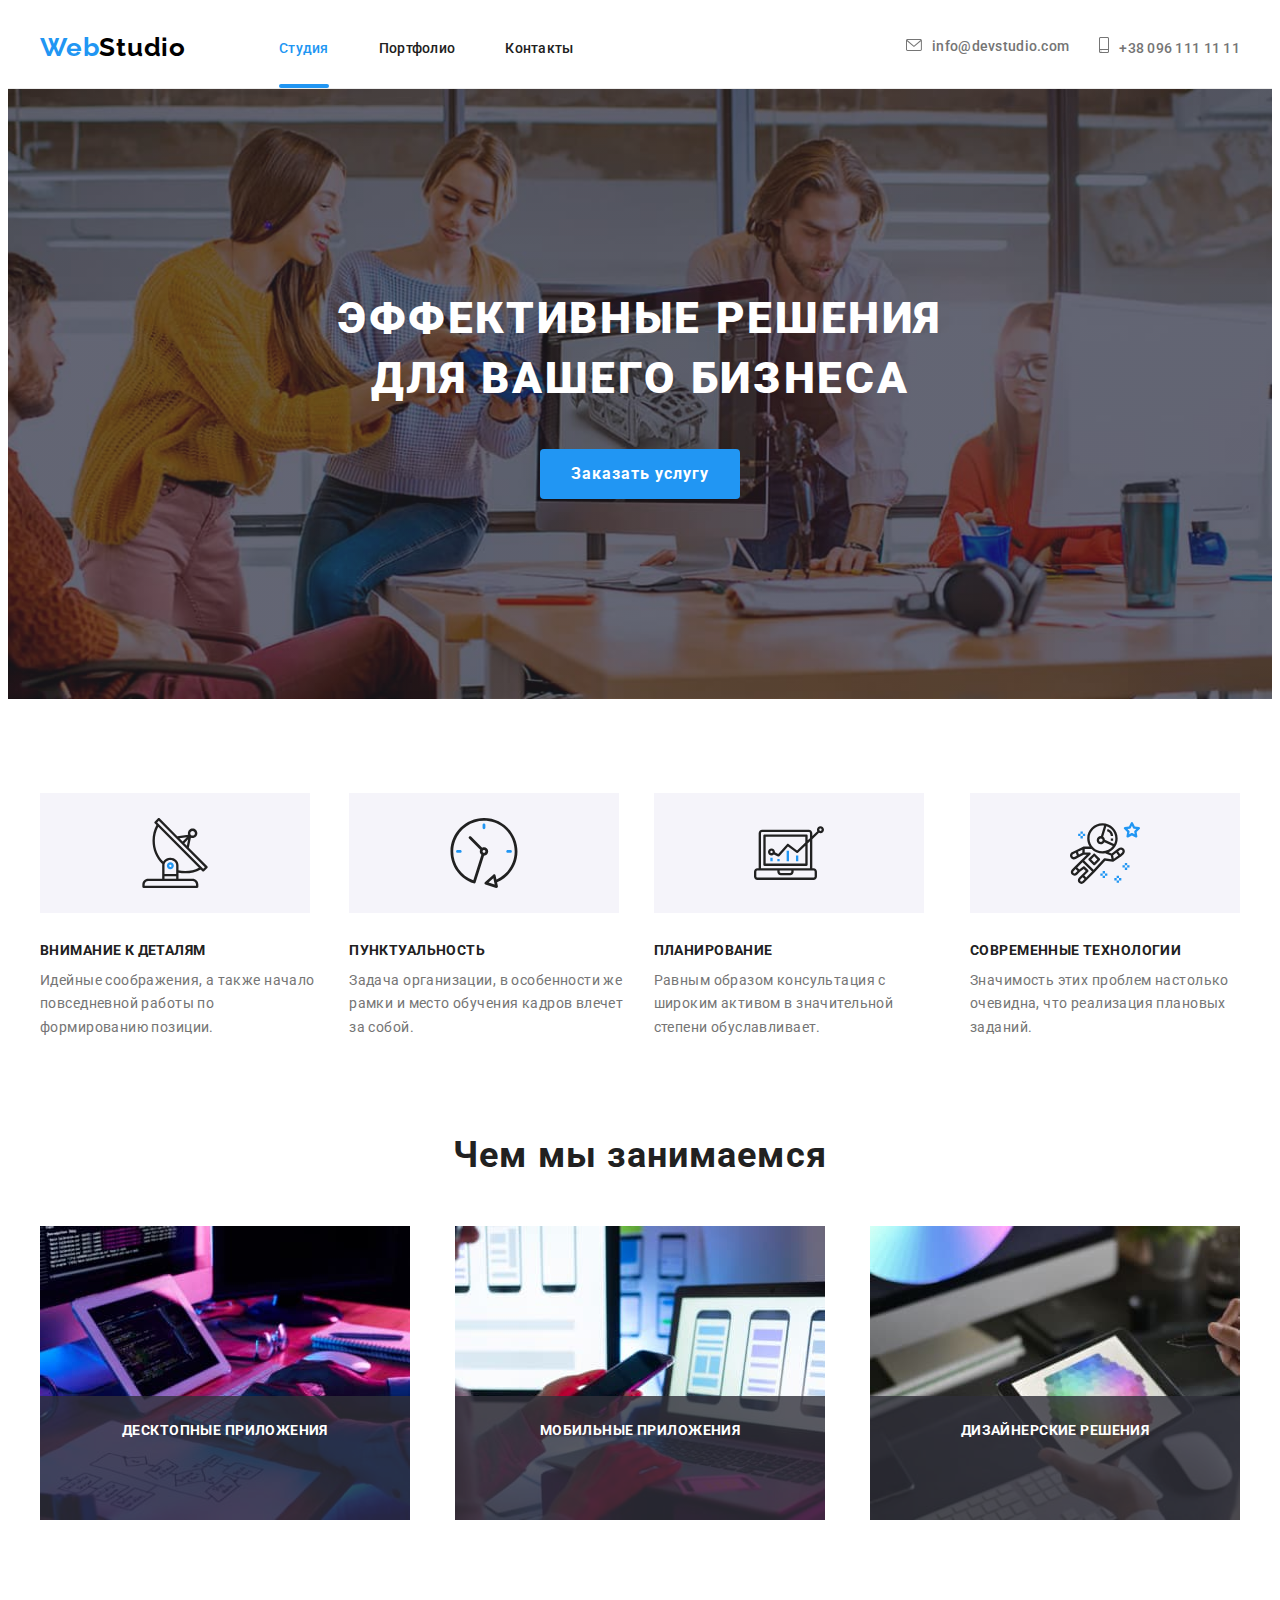
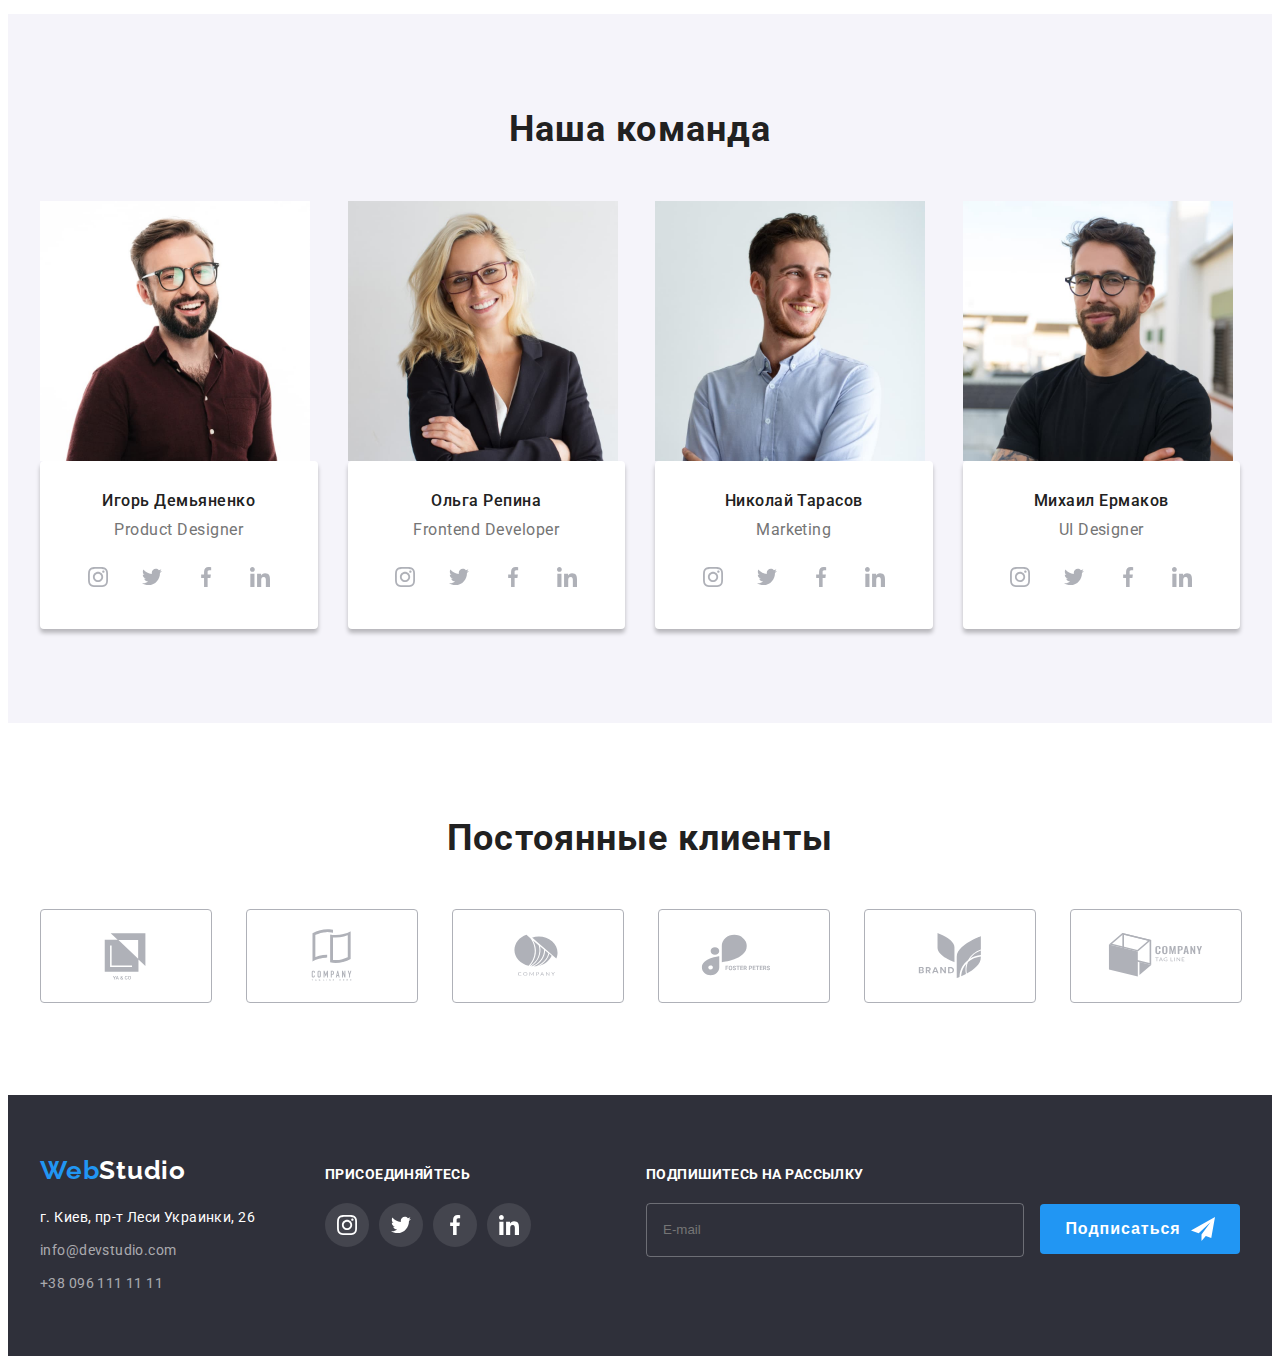
<file: index.html>
<!DOCTYPE html>
<html lang="ru">
<head>
    <meta charset="UTF-8">
    <meta http-equiv="X-UA-Compatible" content="IE=edge">
    <meta name="viewport" content="width=device-width, initial-scale=1.0">
    <title>Студія</title>
    <link href="https://fonts.googleapis.com/css2?family=Raleway:wght@700&family=Roboto:wght@400;500;700;900&display=swap"
        rel="stylesheet">
    <link rel="stylesheet" href="https://cdnjs.cloudflare.com/ajax/libs/modern-normalize/1.1.0/modern-normalize.min.css" integrity="sha512-wpPYUAdjBVSE4KJnH1VR1HeZfpl1ub8YT/NKx4PuQ5NmX2tKuGu6U/JRp5y+Y8XG2tV+wKQpNHVUX03MfMFn9Q==" crossorigin="anonymous" referrerpolicy="no-referrer" />
    <link rel="stylesheet" href="./css/main.min.css">
</head>
<body>
    <!--Навігація-->
    <header class="header">
        <div class="container">
        <nav class="nav">
            <a href="./index.html" class="logo header__logo">Web<span class="logo--dark">Studio</span></a>
            <ul class="nav__list">
                <li class="nav__item"><a href="./index.html" class="nav__link curent">Студия</a></li>
                <li class="nav__item"><a href="./portfolio.html" class="nav__link">Портфолио</a></li>
                <li class="nav__item"><a href="" class="nav__link">Контакты</a></li>
            </ul>
        </nav>
        <ul class="contacts">
            <li class="contacts__item">
                <a href="mailto:info@devstudio.com" class="contacts__link">
                    <svg class="contacts__icon" width="16" height="12">
                <use href="./img/icons.svg#envelope"></use>
            </svg>info@devstudio.com</a></li>
            <li class="contacts__item"><a href="tel:+380961111111" class="contacts__link"><svg class="contacts__icon" width="10" height="16">
                <use href="./img/icons.svg#smartphone"></use>
            </svg>+38 096 111 11 11</a></li>
        </ul>
        </div>
    </header>
    <main>
        
        <!--Секція Герой-->
        <section class="hero">
            <div class="container">
            <h1 class="hero__title">Эффективные решения <br />для вашего бизнеса</h1>
            <button type="button" class="hero-btn" data-modal-open>Заказать услугу</button>
            </div>
        </section>
       
        <!--Секція Переваги-->
        <section class="benefits">
            <div class="container">
            <h2 class="visually-hidden">Преимущества</h2>
            <ul class="benefits__list">
                <li class="benefits__item">
                    <a href="" class="benefits__link">
                        <svg class="benefits__icon" width="70" height="70">
                        <use href="./img/icons.svg#antenna"></use>
                    </svg></a>
                    <h3 class="benefit__title">Внимание к деталям</h3>
                    <p class="benefit__text">Идейные соображения, а также начало повседневной работы по формированию позиции.</p>
                </li>
                <li class="benefits__item">
                    <a href="" class="benefits__link">
                        <svg class="benefits__icon" width="70" height="70">
                        <use href="./img/icons.svg#clock"></use>
                    </svg></a>
                    <h3 class="benefit__title">Пунктуальность</h3>
                    <p class="benefit__text">Задача организации, в особенности же рамки и место обучения кадров влечет за собой.</p>
                </li>
                <li class="benefits__item">
                    <a href="" class="benefits__link">
                        <svg class="benefits__icon" width="70" height="70">
                        <use href="./img/icons.svg#diagram"></use>
                    </svg></a>
                    <h3 class="benefit__title">Планирование</h3>
                    <p class="benefit__text">Равным образом консультация с широким активом в значительной степени обуславливает.</p>
                </li>
                <li class="benefits__item">
                    <a href="" class="benefits__link">
                        <svg class="benefits__icon" width="70" height="70">
                        <use href="./img/icons.svg#astronaut"></use>
                    </svg></a>
                    <h3 class="benefit__title">Современные технологии</h3>
                    <p class="benefit__text">Значимость этих проблем настолько очевидна, что реализация плановых заданий.</p>
                </li>
            </ul>
            </div>
        </section>
        
        <!--Секція Про нас-->
        <section class="about">
            <div class="container">
            <h2 class="about__title">Чем мы занимаемся</h2>
            <ul class="about__list">
                <li class="about__item"><img src="./img/img-s3-p1.jpg" alt="Верстка сайта" width="370">
                <h3 class="about__text">
                    Десктопные приложения
                </h3></li>
                <li class="about__item"><img src="./img/img-s3-p2.jpg" alt="Интерфейс на мобильном телефоне" width="370">
                <h3 class="about__text">
                    Мобильные приложения
                </h3></li>
                <li class="about__item"><img src="./img/img-s3-p3.jpg" alt="Работа на планшете" width="370">
                <h3 class="about__text">
                    Дизайнерские решения
                </h3></li>
            </ul>
            </div>
        </section>
        
        <!--Секція Команда-->
        <section class="team">
            <div class="container">
            <h2 class="team__title">Наша команда</h2>
            <ul class="team__cards cards">
                <li class="cards__item">
                    <img src="./img/img-s4-p1-team.jpg" alt="Мужчина" width="270">
                    <div class="cards__wrap">
                    <h3 class="cards__title">Игорь Демьяненко</h3>
                    <p class="cards__text">Product Designer</p>
                    <ul class="soc">
                        <li class="soc__item">
                            <a href="" class="soc__link">
                                <svg class="soc__icon" width="20" height="20">
                                    <use href="./img/icons.svg#instagram"></use>
                                </svg>
                            </a></li>
                        <li class="soc__item">
                            <a href="" class="soc__link">
                                <svg class="soc__icon" width="20" height="20">
                                <use href="./img/icons.svg#twitter"></use>
                            </svg></a></li>
                        <li class="soc__item">
                            <a href="" class="soc__link">
                                <svg class="soc__icon" width="20" height="20">
                                <use href="./img/icons.svg#facebook"></use>
                            </svg></a></li>
                        <li class="soc__item">
                            <a href="" class="soc__link"><svg class="soc__icon" width="20" height="20">
                                <use href="./img/icons.svg#linkedin"></use>
                            </svg></a></li>
                    </ul>
                    </div>                   
                </li>
                <li class="cards__item">
                    <img src="./img/img-s4-p2-team.jpg" alt="Девушка" width="270">
                    <div class="cards__wrap">
                    <h3 class="cards__title">Ольга Репина</h3>
                    <p class="cards__text">Frontend Developer</p>
                    <ul class="soc">
                        <li class="soc__item">
                            <a href="" class="soc__link">
                                <svg class="soc__icon" width="20" height="20">
                                    <use href="./img/icons.svg#instagram"></use>
                                </svg>
                            </a></li>
                        <li class="soc__item">
                            <a href="" class="soc__link">
                                <svg class="soc__icon" width="20" height="20">
                                <use href="./img/icons.svg#twitter"></use>
                            </svg></a></li>
                        <li class="soc__item">
                            <a href="" class="soc__link">
                                <svg class="soc__icon" width="20" height="20">
                                <use href="./img/icons.svg#facebook"></use>
                            </svg></a></li>
                        <li class="soc__item">
                            <a href="" class="soc__link"><svg class="soc__icon" width="20" height="20">
                                <use href="./img/icons.svg#linkedin"></use>
                            </svg></a></li>
                    </ul>                    
                    </div>
                </li>
                <li class="cards__item">
                    <img src="./img/img-s4-p3-team.jpg" alt="Мужчина" width="270">
                    <div class="cards__wrap">
                    <h3 class="cards__title">Николай Тарасов</h3>
                    <p class="cards__text">Marketing</p>
                    <ul class="soc">
                        <li class="soc__item">
                            <a href="" class="soc__link">
                                <svg class="soc__icon" width="20" height="20">
                                    <use href="./img/icons.svg#instagram"></use>
                                </svg>
                            </a></li>
                        <li class="soc__item">
                            <a href="" class="soc__link">
                                <svg class="soc__icon" width="20" height="20">
                                <use href="./img/icons.svg#twitter"></use>
                            </svg></a></li>
                        <li class="soc__item">
                            <a href="" class="soc__link">
                                <svg class="soc__icon" width="20" height="20">
                                <use href="./img/icons.svg#facebook"></use>
                            </svg></a></li>
                        <li class="soc__item">
                            <a href="" class="soc__link"><svg class="soc__icon" width="20" height="20">
                                <use href="./img/icons.svg#linkedin"></use>
                            </svg></a></li>
                    </ul>                    
                    </div>
                </li>
                <li class="cards__item">
                    <img src="./img/img-s4-p4-team.jpg" alt="Мужчина" width="270">
                    <div class="cards__wrap">
                    <h3 class="cards__title">Михаил Ермаков</h3>
                    <p class="cards__text">UI Designer</p>
                    <ul class="soc">
                        <li class="soc__item">
                            <a href="" class="soc__link">
                                <svg class="soc__icon" width="20" height="20">
                                    <use href="./img/icons.svg#instagram"></use>
                                </svg>
                            </a></li>
                        <li class="soc__item">
                            <a href="" class="soc__link">
                                <svg class="soc__icon" width="20" height="20">
                                <use href="./img/icons.svg#twitter"></use>
                            </svg></a></li>
                        <li class="soc__item">
                            <a href="" class="soc__link">
                                <svg class="soc__icon" width="20" height="20">
                                <use href="./img/icons.svg#facebook"></use>
                            </svg></a></li>
                        <li class="soc__item">
                            <a href="" class="soc__link"><svg class="soc__icon" width="20" height="20">
                                <use href="./img/icons.svg#linkedin"></use>
                            </svg></a></li>
                    </ul>                    
                    </div>
                </li>
            </ul>
            </div>
        </section>
        
        <!--Постійні клієнти-->

        <section class="clients">
            <div class="container">
            <h2 class="clients__title">Постоянные клиенты</h2>
            <ul class="customers">
                <li class="customers__item">
                    <a href="" class="customers__link">
                        <svg class="customers__icon" width="106" height="60">
                            <use href="./img/icons.svg#logo1"></use>
                        </svg>
                    </a>
                </li>
                <li class="customers__item">
                    <a href="" class="customers__link">
                        <svg class="customers__icon" width="106" height="60">
                            <use href="./img/icons.svg#logo2"></use>
                        </svg>
                    </a>
                </li>
                <li class="customers__item">
                    <a href="" class="customers__link">
                        <svg class="customers__icon" width="106" height="60">
                            <use href="./img/icons.svg#logo3"></use>
                        </svg>
                    </a>
                </li>
                <li class="customers__item">
                    <a href="" class="customers__link">
                        <svg class="customers__icon" width="106" height="60">
                            <use href="./img/icons.svg#logo4"></use>
                        </svg>
                    </a>
                </li>
                <li class="customers__item">
                    <a href="" class="customers__link">
                        <svg class="customers__icon" width="106" height="60">
                            <use href="./img/icons.svg#logo5"></use>
                        </svg>
                    </a>
                </li>
                <li class="customers__item">
                    <a href="" class="customers__link">
                        <svg class="customers__icon" width="106" height="60">
                            <use href="./img/icons.svg#logo6"></use>
                        </svg>
                    </a>
                </li>
            </ul></div>
        </section>

    </main>
    
    <!--Футер-->
    <footer class="footer">
        <div class="container">
        <section class="footer-address">
            <h2 class="visually-hidden">Адрес</h2>
        <a href="./index.html" class="logo">Web<span class="logo--light">Studio</span></a>
        <address class="address">
            <ul class="address__list">
                <li class="address__item postal"><a href="https://goo.gl/maps/8ZpBzjyv7Pv73uMt7" class="footer__link postal">г. Киев, пр-т Леси Украинки, 26</a></li>
                <li class="address__item"><a href="mailto:info@devstudio.com" class="footer__link">info@devstudio.com</a></li>
                <li class="address__item"><a href="tel:+380961111111" class="footer__link">+38 096 111 11 11</a></li>
            </ul>
        </address>    
        </section>        
        <section class="join">
            <h2 class="join__title">Присоединяйтесь</h2>
            <ul class="join__list">
                <li class="join__item">
                    <a href="" class="join__link">
                        <svg class="join__icon" width="20" height="20">
                            <use href="./img/icons.svg#instagram"></use>
                        </svg>
                    </a></li>
                <li class="join__item">
                    <a href="" class="join__link">
                        <svg class="join__icon" width="20" height="20">
                        <use href="./img/icons.svg#twitter"></use>
                    </svg></a></li>
                <li class="join__item">
                    <a href="" class="join__link">
                        <svg class="join__icon" width="20" height="20">
                        <use href="./img/icons.svg#facebook"></use>
                    </svg></a></li>
                <li class="join__item">
                    <a href="" class="join__link"><svg class="join__icon" width="20" height="20">
                        <use href="./img/icons.svg#linkedin"></use>
                    </svg></a></li>
            </ul>
        </section>
        <section class="subcrib">
            <h2 class="subcrib__title">Подпишитесь на рассылку</h2>
                <form class="subcrib-form">
                    <input type="email" class="subcrib-form__input" placeholder="E-mail" name="email" id="email">
                    <button type="submit" class="subcrib-btn">Подписаться 
                        <svg class="subcrib-btn__icon" width="24" height="24">
                        <use href="./img/icons.svg#icon-send"></use>
                    </svg></button>
                </form>            
        </section>
        </div>
    </footer>

    <!-- ---------------Модальне вікно------------------ -->

    <div class="backdrop is-hidden" data-modal>
        <div class="modal">
            <button type="button" class="modal-close-btn" data-modal-close>
                <svg width="18" height="18">
                    <use href="./img/icons.svg#close-black-18dp"></use>
                </svg>
            </button>
            <p class="modal-title">Оставьте свои данные, мы вам перезвоним</p>
        <form class="modal-wrap">
            <div class="modal-field">
                <label for="user-name" class="modal-label">Имя</label>
            <div class="input-wrap">
                <input type="text" class="modal-input" name="user-name" id="user-name" required minlength="3"/>
            <svg class="modal-icon" width="18" height="18">
                <use href="./img/icons.svg#person-modal"></use>
            </svg></div></div>
            <div class="modal-field">
                <label for="user-tel" class="modal-label">Телефон</label>
            <div class="input-wrap">
                <input type="tel" class="modal-input" name="user-tel" id="user-tel" required pattern="[\+]\d{3}\s[\(]\d{2}[\)]\s\d{3}[\-]\d{2}[\-]\d{2}" title="+380 (97) 000-00-00"/>
            <svg class="modal-icon" width="18" height="18">
                <use href="./img/icons.svg#phone-modal"></use>
            </svg></div></div>
            <div class="modal-field">
                <label for="user-email" class="modal-label">Почта</label>
            <div class="input-wrap">
                <input type="email" class="modal-input" name="user-email" id="user-email" required/>
                <svg class="modal-icon" width="18" height="18">
                <use href="./img/icons.svg#email-modal"></use>
            </svg></div></div>
            <div class="modal-field-text">
                <label for="user-text" class="modal-label">Комментарий</label>
                <textarea class="modal-text" name="user-text" id="user-text" placeholder="Введите текст"></textarea></div>
            <div class="modal-field-check">
                <input type="checkbox" name="privat" value="true" class="modal-check visually-hidden" id="modal-chek">
                <label for="modal-chek" class="check-text">
                    <span>
                    <svg class="check-icon" width="11" height="8">
                    <use href="./img/icons.svg#vector-modal"></use>
                    </svg>    
                    </span>
                    Соглашаюсь с рассылкой и принимаю<a href="" class="modal-chek-link"> Условия договора</a></label></div>
            <button type="submit" class="modal-btn">Отправить</button>
        </form>
        </div>
    </div>
    <script src="./js/modal.js"></script>
</body>
</html>
</file>
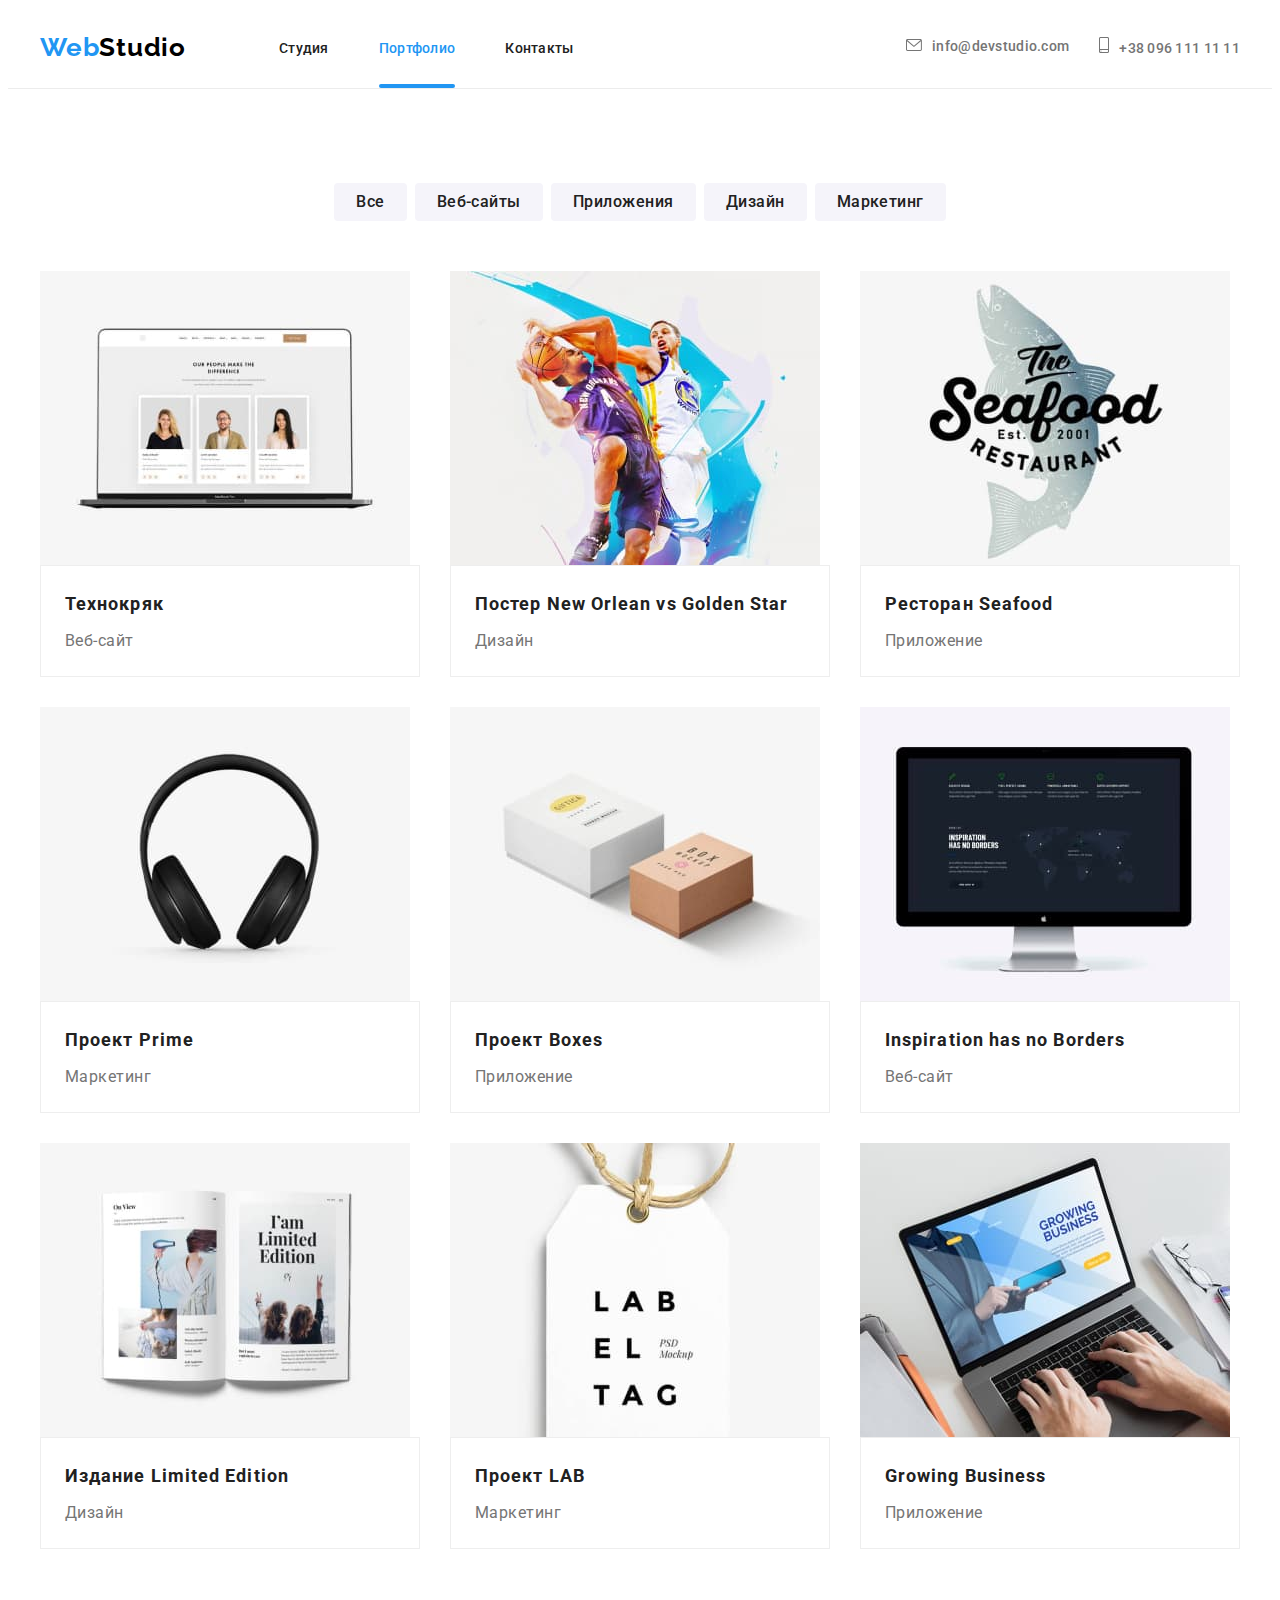
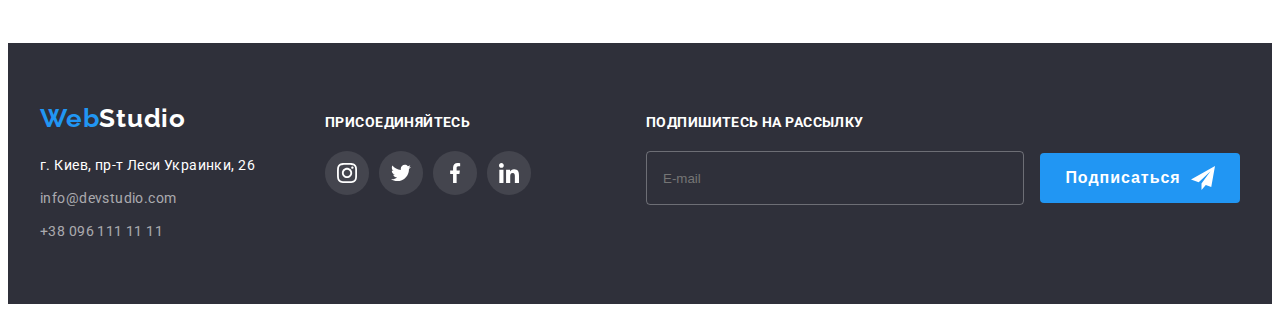
<file: portfolio.html>
<!DOCTYPE html>
<html lang="en">

<head>
    <meta charset="UTF-8">
    <meta http-equiv="X-UA-Compatible" content="IE=edge">
    <meta name="viewport" content="width=device-width, initial-scale=1.0">
    <title>Портфоліо</title>
    <link href="https://fonts.googleapis.com/css2?family=Raleway:wght@700&family=Roboto:wght@400;500;700;900&display=swap"
        rel="stylesheet">
    <link rel="stylesheet" href="https://cdnjs.cloudflare.com/ajax/libs/modern-normalize/1.1.0/modern-normalize.min.css" integrity="sha512-wpPYUAdjBVSE4KJnH1VR1HeZfpl1ub8YT/NKx4PuQ5NmX2tKuGu6U/JRp5y+Y8XG2tV+wKQpNHVUX03MfMFn9Q==" crossorigin="anonymous" referrerpolicy="no-referrer" />
    <link rel="stylesheet" href="./css/main.min.css">
</head>

<body>
    <!--Навігація-->
    <header class="header">
        <div class="container">
        <nav class="nav">
            <a href="./index.html" class="logo header__logo">Web<span class="logo--dark">Studio</span></a>
            <ul class="nav__list">
                <li class="nav__item"><a href="./index.html" class="nav__link">Студия</a></li>
                <li class="nav__item"><a href="./portfolio.html" class="nav__link curent">Портфолио</a></li>
                <li class="nav__item"><a href="" class="nav__link">Контакты</a></li>
            </ul>
        </nav>
        <ul class="contacts">
            <li class="contacts__item">
                <a href="mailto:info@devstudio.com" class="contacts__link">
                    <svg class="contacts__icon" width="16" height="12">
                <use href="./img/icons.svg#envelope"></use>
            </svg>info@devstudio.com</a></li>
            <li class="contacts__item"><a href="tel:+380961111111" class="contacts__link"><svg class="contacts__icon" width="10" height="16">
                <use href="./img/icons.svg#smartphone"></use>
            </svg>+38 096 111 11 11</a></li>
        </ul>
        </div>
    </header>
    <main>
            <!-- Проекти портфоліо -->
        <section class="portfolio">
            <div class="container">
            <h1 class="visually-hidden">Портфоліо</h1>
            <ul class="portfolio__filter filter">
                <li class="filter__item"><button type="button" class="filter__btn">Все</button></li>
                <li class="filter__item"><button type="button" class="filter__btn">Веб-сайты</button></li>
                <li class="filter__item"><button type="button" class="filter__btn">Приложения</button></li>
                <li class="filter__item"><button type="button" class="filter__btn">Дизайн</button></li>                
                <li class="filter__item"><button type="button" class="filter__btn">Маркетинг</button></li>                
            </ul>
            <ul class="projects">
                <li class="projects__item">
                    <a href="" class="projects__link">
                        <div class="projects__top-wrap">
                        <img src="./img/portfolio-img-1.jpg" alt="Экран ноутбука" width="370">
                        <p class="projects__top-text">
                            Ресурс предлагает комплексные предложения с разным уровнем функционала и сервисов. Все это позволит посетителю получить исчерпывающие сведения о компании или частном лице.
                        </p>
                        </div>
                        <div class="projects__item-wrap">
                        <h2 class="projects__title">Технокряк</h2>
                        <p class="projects__text">Веб-сайт</p>
                        </div>
                    </a>
                </li>
                <li class="projects__item">
                    <a href="" class="projects__link">
                        <div class="projects__top-wrap">
                        <img src="./img/portfolio-img-2.jpg" alt="Баскетболисты" width="370">
                        <p class="projects__top-text">
                            Ресурс предлагает комплексные предложения с разным уровнем функционала и сервисов. Все это позволит посетителю получить исчерпывающие сведения о компании или частном лице.
                        </p></div>
                        <div class="projects__item-wrap">
                        <h2 class="projects__title">Постер New Orlean vs Golden Star</h2>
                        <p class="projects__text">Дизайн</p>
                        </div>
                    </a>
                </li>
                <li class="projects__item">
                    <a href="" class="projects__link">
                        <div class="projects__top-wrap">
                        <img src="./img/portfolio-img-3.jpg" alt="Логотип ресторана" width="370">
                        <p class="projects__top-text">
                            Ресурс предлагает комплексные предложения с разным уровнем функционала и сервисов. Все это позволит посетителю получить исчерпывающие сведения о компании или частном лице.
                        </p></div>
                        <div class="projects__item-wrap">
                        <h2 class="projects__title">Ресторан Seafood</h2>
                        <p class="projects__text">Приложение</p>
                        </div>
                    </a>
                </li>
                <li class="projects__item">
                    <a href="" class="projects__link">
                        <div class="projects__top-wrap">
                        <img src="./img/portfolio-img-4.jpg" alt="Наушники" width="370">
                        <p class="projects__top-text">
                            Ресурс предлагает комплексные предложения с разным уровнем функционала и сервисов. Все это позволит посетителю получить исчерпывающие сведения о компании или частном лице.
                        </p></div>
                        <div class="projects__item-wrap">
                        <h2 class="projects__title">Проект Prime</h2>
                        <p class="projects__text">Маркетинг</p>
                        </div>
                    </a>
                </li>
                <li class="projects__item">
                    <a href="" class="projects__link">
                        <div class="projects__top-wrap">
                        <img src="./img/portfolio-img-5.jpg" alt="Коробки" width="370">
                        <p class="projects__top-text">
                            Ресурс предлагает комплексные предложения с разным уровнем функционала и сервисов. Все это позволит посетителю получить исчерпывающие сведения о компании или частном лице.
                        </p></div>
                        <div class="projects__item-wrap">
                        <h2 class="projects__title">Проект Boxes</h2>
                        <p class="projects__text">Приложение</p>
                        </div>
                    </a>
                </li>
                <li class="projects__item">
                    <a href="" class="projects__link">
                        <div class="projects__top-wrap">
                        <img src="./img/portfolio-img-6.jpg" alt="Монитор" width="370">
                        <p class="projects__top-text">
                            Ресурс предлагает комплексные предложения с разным уровнем функционала и сервисов. Все это позволит посетителю получить исчерпывающие сведения о компании или частном лице.
                        </p></div>
                        <div class="projects__item-wrap">
                        <h2 class="projects__title">Inspiration has no Borders</h2>
                        <p class="projects__text">Веб-сайт</p>
                        </div>
                    </a>
                </li>
                <li class="projects__item">
                    <a href="" class="projects__link">
                        <div class="projects__top-wrap">
                        <img src="./img/portfolio-img-7.jpg" alt="Книга" width="370">
                        <p class="projects__top-text">
                            Ресурс предлагает комплексные предложения с разным уровнем функционала и сервисов. Все это позволит посетителю получить исчерпывающие сведения о компании или частном лице.
                        </p></div>
                        <div class="projects__item-wrap">
                        <h2 class="projects__title">Издание Limited Edition</h2>
                        <p class="projects__text">Дизайн</p>
                        </div>
                    </a>
                </li>
                <li class="projects__item">
                    <a href="" class="projects__link">
                        <div class="projects__top-wrap">
                        <img src="./img/portfolio-img-8.jpg" alt="Бирка" width="370">
                        <p class="projects__top-text">
                            Ресурс предлагает комплексные предложения с разным уровнем функционала и сервисов. Все это позволит посетителю получить исчерпывающие сведения о компании или частном лице.
                        </p></div>
                        <div class="projects__item-wrap">
                        <h2 class="projects__title">Проект LAB</h2>
                        <p class="projects__text">Маркетинг</p>
                        </div>
                    </a>
                </li>
                <li class="projects__item">
                    <a href="" class="projects__link">
                        <div class="projects__top-wrap">
                        <img src="./img/portfolio-img-9.jpg" alt="Работа за ноубуком" width="370">
                        <p class="projects__top-text">
                            Ресурс предлагает комплексные предложения с разным уровнем функционала и сервисов. Все это позволит посетителю получить исчерпывающие сведения о компании или частном лице.
                        </p></div>
                        <div class="projects__item-wrap">
                        <h2 class="projects__title">Growing Business</h2>
                        <p class="projects__text">Приложение</p>
                        </div>
                    </a>
                </li>
            </ul>
        </div>  
        </section>
        </main>   
        
    <!--Футер-->
    <footer class="footer">
        <div class="container">
        <section class="footer-address">
            <h2 class="visually-hidden">Адрес</h2>
        <a href="./index.html" class="logo">Web<span class="logo--light">Studio</span></a>
        <address class="address">
            <ul class="address__list">
                <li class="address__item postal"><a href="https://goo.gl/maps/8ZpBzjyv7Pv73uMt7" class="footer__link postal">г. Киев, пр-т Леси Украинки, 26</a></li>
                <li class="address__item"><a href="mailto:info@devstudio.com" class="footer__link">info@devstudio.com</a></li>
                <li class="address__item"><a href="tel:+380961111111" class="footer__link">+38 096 111 11 11</a></li>
            </ul>
        </address>    
        </section>        
        <section class="join">
            <h2 class="join__title">Присоединяйтесь</h2>
            <ul class="join__list">
                <li class="join__item">
                    <a href="" class="join__link">
                        <svg class="join__icon" width="20" height="20">
                            <use href="./img/icons.svg#instagram"></use>
                        </svg>
                    </a></li>
                <li class="join__item">
                    <a href="" class="join__link">
                        <svg class="join__icon" width="20" height="20">
                        <use href="./img/icons.svg#twitter"></use>
                    </svg></a></li>
                <li class="join__item">
                    <a href="" class="join__link">
                        <svg class="join__icon" width="20" height="20">
                        <use href="./img/icons.svg#facebook"></use>
                    </svg></a></li>
                <li class="join__item">
                    <a href="" class="join__link"><svg class="join__icon" width="20" height="20">
                        <use href="./img/icons.svg#linkedin"></use>
                    </svg></a></li>
            </ul>
        </section>
        <section class="subcrib">
            <h2 class="subcrib__title">Подпишитесь на рассылку</h2>
                <form class="subcrib-form">
                    <input type="email" class="subcrib-form__input" placeholder="E-mail" name="email" id="email">
                    <button type="submit" class="subcrib-btn">Подписаться 
                        <svg class="subcrib-btn__icon" width="24" height="24">
                        <use href="./img/icons.svg#icon-send"></use>
                    </svg></button>
                </form>            
        </section>
        </div>
    </footer>
</body>
</html>
</file>
<file: css/main.min.css>
:root{--title-color: #212121;--accent-color: #2196F3;--button-bg-color: #F5F4FA;--main-button-color:#212121;--second-button-color:#ffffff;--typical-margin: 10px}body{font-family:Roboto,sans-serif;color:#757575;background-color:#fff}.logo--dark{color:#000}.logo--light{color:#fff}p,h1,h2,h3,h4,h5,h6{margin:0}ul{margin:0;padding-left:0}img{display:block}.visually-hidden{position:absolute;white-space:nowrap;width:1px;height:1px;overflow:hidden;border:0;padding:0;clip:rect(0 0 0 0);clip-path:inset(50%);margin:-1px}.container{width:1200px;margin:0 auto;padding-left:15px;padding-right:15px}.header{background-color:#fff;padding-top:24px;padding-bottom:25px;border-bottom:1px solid #ececec}.header .container{display:flex;align-items:center}.logo{font-weight:700;font-size:26px;line-height:1.19;letter-spacing:.03em;font-family:"Raleway",sans-serif;text-decoration:none;color:#2196f3}.header__logo{margin-right:93px}.nav{display:flex;align-items:center}.nav__list{list-style:none;display:flex;align-items:center}.nav__item:not(:last-child){margin-right:50px}.nav__link{font-weight:500;font-size:14px;line-height:1.14;letter-spacing:.02em;position:relative;text-decoration:none;color:#212121;transition-duration:250ms;transition-timing-function:cubic-bezier(0.4, 0, 0.2, 1)}.nav__link:hover,.nav__link:focus{color:var(--accent-color)}.nav__link.curent{color:var(--accent-color)}.nav__link.curent::after{content:"";position:absolute;width:100%;height:4px;background-color:var(--accent-color);border-radius:2px;left:0;bottom:-32px}.contacts{list-style:none;display:flex;align-items:center;margin-left:auto}.contacts__item:last-child{margin-left:30px}.contacts__link{font-weight:500;font-size:14px;line-height:1.14;letter-spacing:.02em;text-decoration:none;color:#757575;display:flex;align-items:baseline;justify-content:center;transition-duration:250ms;transition-timing-function:cubic-bezier(0.4, 0, 0.2, 1)}.contacts__link:hover,.contacts__link:focus{color:var(--accent-color)}.contacts__icon{margin-right:var(--typical-margin);fill:currentColor}.hero{text-align:center;background-color:#2f303a;background-image:linear-gradient(rgba(47, 48, 58, 0.4), rgba(47, 48, 58, 0.4)),url(../img/hero-bg.jpg);background-repeat:no-repeat;background-position:center;background-size:cover;max-width:1600px;margin:0 auto;padding-top:200px;padding-bottom:200px}.hero__title{font-weight:900;font-size:44px;line-height:1.36;letter-spacing:.06em;text-transform:uppercase;color:#fff;margin-bottom:40px}.hero-btn{font-weight:700;font-size:16px;line-height:1.88;letter-spacing:.06em;min-width:200px;height:50px;border:none;border-radius:4px;font-family:inherit;color:#fff;background-color:#2196f3;cursor:pointer;transition-duration:250ms;transition-timing-function:cubic-bezier(0.4, 0, 0.2, 1)}.hero-btn:hover,.hero-btn:focus{background-color:#fff;color:#2196f3}.benefits{padding-top:94px}.benefits__list{display:flex;justify-content:space-between;list-style:none}.benefits__item:not(:last-child){margin-right:30px}.benefits__link{width:270px;height:120px;display:flex;align-items:center;justify-content:center;background-color:#f5f4fa;margin-bottom:30px;cursor:auto}.benefit__title{font-size:14px;line-height:1.14;letter-spacing:.03em;text-transform:uppercase;color:var(--title-color);margin-bottom:var(--typical-margin)}.benefit__text{font-size:14px;line-height:1.71;letter-spacing:.03em;color:#757575}.about{padding-top:94px;padding-bottom:94px}.about__title{font-size:36px;line-height:1.17;letter-spacing:.03em;text-align:center;color:var(--title-color);margin-bottom:50px}.about__list{display:flex;justify-content:space-between;list-style:none}.about__item{position:relative}.about__text{font-size:14px;line-height:1.14;letter-spacing:.03em;position:absolute;width:100%;height:70px;bottom:0;left:50%;transform:translate(-50%);padding-top:27px;padding-bottom:27px;text-align:center;text-transform:uppercase;color:#fff;background-color:rgba(47,48,58,.8)}.team{background-color:#f5f4fa;padding-top:94px;padding-bottom:94px}.team__title{font-size:36px;line-height:1.17;letter-spacing:.03em;text-align:center;color:var(--title-color);margin-bottom:50px}.cards{display:flex}.team__cards{margin-left:-30px}.cards__item{flex-basis:calc(25% - 30px);margin-left:30px;list-style:none}.cards__wrap{background-color:#fff;padding-top:30px;padding-bottom:30px;border-radius:4px;box-shadow:0 4px 4px 0px rgba(0,0,0,.25)}.cards__title{font-weight:500;font-size:16px;line-height:1.19;letter-spacing:.03em;text-align:center;color:var(--title-color);margin-bottom:var(--typical-margin)}.cards__text{font-size:16px;line-height:1.19;letter-spacing:.03em;text-align:center;color:#757575;margin-bottom:16px}.soc{list-style:none;display:flex;justify-content:center}.soc__item{width:44px;height:44px;margin-right:var(--typical-margin)}.soc__item:last-child{margin-right:0}.soc__link{text-decoration:none;width:100%;height:100%;background-color:#fff;border-radius:50%;display:flex;align-items:center;justify-content:center;transition-duration:250ms;transition-timing-function:cubic-bezier(0.4, 0, 0.2, 1)}.soc__link:hover,.soc__link:focus{background-color:#2196f3}.soc__icon{fill:#afb1b8}.soc__link:hover .soc__icon,.soc__link:focus .soc__icon{fill:#fff}.clients{background-color:#fff;padding-top:94px;padding-bottom:94px}.clients__title{font-size:36px;line-height:1.17;letter-spacing:.03em;text-align:center;color:var(--title-color);margin-bottom:50px}.customers{list-style:none;display:flex;justify-content:space-between}.customers__item{width:170px;height:92px;margin-right:30px}.customers__item:last-child{margin-right:0}.customers__link{width:100%;height:100%;border:1px solid #afb1b8;border-radius:4px;display:flex;align-items:center;justify-content:center}.customers__icon{fill:#afb1b8;transition-duration:250ms;transition-timing-function:cubic-bezier(0.4, 0, 0.2, 1)}.customers__link:hover .customers__icon,.customers__link:focus .customers__icon{fill:#2196f3}.portfolio{padding-top:94px;padding-bottom:94px}.portfolio__filter{display:flex;justify-content:center;list-style:none}.filter__item:not(:last-child){margin-right:8px}.filter__item{margin-bottom:50px}.filter__btn{font-weight:500;font-size:16px;line-height:1.62;letter-spacing:.03em;height:38px;border:none;border-radius:4px;padding:6px 22px;font-family:inherit;cursor:pointer;text-align:center;background-color:var(--button-bg-color);color:var(--main-button-color);transition-duration:250ms;transition-timing-function:cubic-bezier(0.4, 0, 0.2, 1)}.filter__btn:hover,.filter__btn:focus{background-color:var(--accent-color);color:var(--second-button-color);box-shadow:0px 4px 4px rgba(0,0,0,.25)}.projects{display:flex;margin-left:-30px;margin-bottom:-30px;list-style:none;flex-wrap:wrap}.projects__item{flex-basis:calc(33.3333333333% - 30px);margin-left:30px;margin-bottom:30px;transition-duration:250ms;transition-timing-function:cubic-bezier(0.4, 0, 0.2, 1)}.projects__item:hover{box-shadow:0px 4px 4px rgba(0,0,0,.25)}.projects__top-wrap{position:relative;overflow:hidden}.projects__top-text{font-size:18px;line-height:1.56;letter-spacing:.03em;position:absolute;top:0;color:#fff;background-color:rgba(33,150,243,.9);padding:63px 24px;width:100%;height:100%;transform:translateY(100%);transition-duration:250ms;transition-timing-function:cubic-bezier(0.4, 0, 0.2, 1)}.projects__item:hover .projects__top-text{transform:translateY(0)}.projects__item-wrap{padding:20px 24px;border:1px solid #eee}.projects__link{text-decoration:none;display:block}.projects__title{font-size:18px;line-height:2;letter-spacing:.06em;margin-bottom:4px;color:var(--title-color)}.projects__text{font-size:16px;line-height:1.88;letter-spacing:.03em;color:#757575}.footer{background-color:#2f303a;padding-top:60px;padding-bottom:60px}.footer .container{display:flex}.address__list{list-style:none;margin-top:20px;margin-right:70px}.address__item:not(:last-child){margin-bottom:9px}.address__item.postal{font-size:14px;line-height:1.71;letter-spacing:.03em;font-style:normal;color:#fff}.footer__link{font-size:14px;line-height:1.71;letter-spacing:.03em;text-decoration:none;font-style:normal;color:rgba(255,255,255,.6);transition-duration:250ms;transition-timing-function:cubic-bezier(0.4, 0, 0.2, 1)}.footer__link.postal{color:#fff}.footer__link:hover,.footer__link:focus{color:var(--accent-color)}.join__title{font-size:14px;line-height:1.14;letter-spacing:.03em;margin-top:12px;margin-bottom:20px;text-transform:uppercase;color:#fff}.join__list{list-style:none;display:flex;justify-content:center}.join__item{width:44px;height:44px;margin-right:var(--typical-margin)}.join__item:last-child{margin-right:0}.join__link{text-decoration:none;width:100%;height:100%;background-color:#2f303a;background-image:linear-gradient(rgba(255, 255, 255, 0.1), rgba(255, 255, 255, 0.1));border-radius:50%;display:flex;align-items:center;justify-content:center;transition-duration:250ms;transition-timing-function:cubic-bezier(0.4, 0, 0.2, 1)}.join__link:hover,.join__link:focus{background-color:#2196f3}.join__icon{fill:#fff}.join__link:hover .join__icon,.join__link:focus .join__icon{fill:#fff}.container .subcrib{margin-left:auto;margin-right:0}.subcrib__title{font-size:14px;line-height:1.14;letter-spacing:.03em;margin-top:12px;margin-bottom:20px;text-transform:uppercase;color:#fff}.subcrib-form__input{width:358px;height:50px;border:1px solid rgba(255,255,255,.3);border-radius:4px;background-color:rgba(0,0,0,0);margin-right:12px;padding-left:16px;color:#fff;outline:none;transition-duration:250ms;transition-timing-function:cubic-bezier(0.4, 0, 0.2, 1)}.subcrib-form__input:not(:placeholder-shown){border-color:var(--accent-color)}.subcrib-form__input:hover,.subcrib-form__input:focus{border-color:var(--accent-color)}.subcrib-btn{font-weight:700;font-size:16px;line-height:1.88;letter-spacing:.06em;display:inline-flex;justify-content:center;align-items:center;width:200px;height:50px;border:none;border-radius:4px;color:#fff;background-color:#2196f3;cursor:pointer;transition-duration:250ms;transition-timing-function:cubic-bezier(0.4, 0, 0.2, 1)}.subcrib-btn:hover,.subcrib-btn:focus{background-color:#fff;color:#2196f3;fill:#2196f3;box-shadow:0px 4px 4px rgba(0,0,0,.15)}.subcrib-btn__icon{margin-left:var(--typical-margin);fill:#fff}.subcrib-btn:hover .subcrib-btn__icon,.subcrib-btn:focus .subcrib-btn__icon{fill:#2196f3}.backdrop{width:100%;height:100%;background-color:rgba(17,16,16,.5);position:fixed;top:0;transition:opacity 250ms,visibility 250ms}.modal{width:528px;min-height:581px;background-color:#fff;border-radius:4px;position:absolute;top:50%;left:50%;padding:40px;transform:translate(-50%, -50%);transition:transform 250ms}.backdrop.is-hidden .modal{transform:translate(-50%, -50%) scale(0)}.modal-close-btn{width:30px;height:30px;background-color:#fff;border:1px solid rgba(0,0,0,.1);border-radius:50%;position:absolute;display:flex;align-items:center;justify-content:center;top:8px;right:8px}.is-hidden{visibility:hidden;opacity:0;pointer-events:none}.modal-field{margin-bottom:var(--typical-margin)}.modal-label{font-weight:400;font-size:12px;line-height:1.17;letter-spacing:.01em;color:#757575;display:block;margin-bottom:4px}.modal-title{font-weight:700;font-size:20px;line-height:1.15;letter-spacing:.03em;margin-bottom:30px;text-align:center;align-items:center;color:var(--title-color)}.modal-input{padding:12px 16px;width:100%;height:40px;border:1px solid rgba(33,33,33,.2);border-radius:4px;padding-left:42px;outline:none;transition-duration:250ms;transition-timing-function:cubic-bezier(0.4, 0, 0.2, 1)}.modal-input:hover,.modal-input:focus{border-color:var(--accent-color)}.modal-input::placeholder{color:rgba(117,117,117,.5);font-size:14px}.modal-input:not(:placeholder-shown):not(:focus):valid{border-color:var(--accent-color);fill:var(--accent-color)}.modal-input:not(:placeholder-shown):not(:focus):valid+.modal-icon{fill:var(--accent-color)}.input-wrap{position:relative}.modal-icon{position:absolute;left:12px;top:50%;transform:translateY(-50%);color:var(--title-color)}.modal-input:hover+.modal-icon,.modal-input:focus+.modal-icon{fill:var(--accent-color)}.modal-field-text{margin-bottom:20px}.modal-text{padding:12px 16px;width:100%;height:120px;border:1px solid rgba(33,33,33,.2);border-radius:4px;resize:none;outline:none}.modal-text:not(:placeholder-shown){border-color:var(--accent-color)}.modal-text:hover,.modal-text:focus{border-color:var(--accent-color)}.modal-text:not(:placeholder-shown){border-color:var(--accent-color)}.modal-field-check{margin-bottom:30px}.check-text{font-weight:400;font-size:14px;line-height:1.71;letter-spacing:.03em;color:#757575;display:flex;align-items:center;justify-content:center}.check-text span{width:16px;height:15px;border:2px solid #212121;border-radius:2px;margin-right:8px;display:flex;align-items:center;justify-content:center}.modal-check:checked+.check-text span{background-color:var(--accent-color);border:none}.modal-check:checked+.check-text .check-icon{fill:#fff}.modal-chek-link{color:#2196f3;margin-left:5px}.check-icon{fill:rgba(0,0,0,0)}.modal-btn{font-weight:700;font-size:16px;line-height:1.88;letter-spacing:.06em;display:flex;align-items:center;justify-content:center;margin-left:auto;margin-right:auto;width:200px;height:50px;border:none;border-radius:4px;color:#fff;background-color:#2196f3;cursor:pointer;transition-duration:250ms;transition-timing-function:cubic-bezier(0.4, 0, 0.2, 1)}.modal-btn:hover,.modal-btn:focus{background-color:#fff;color:#2196f3;box-shadow:0px 4px 4px rgba(0,0,0,.15)}/*# sourceMappingURL=main.min.css.map */
</file>
